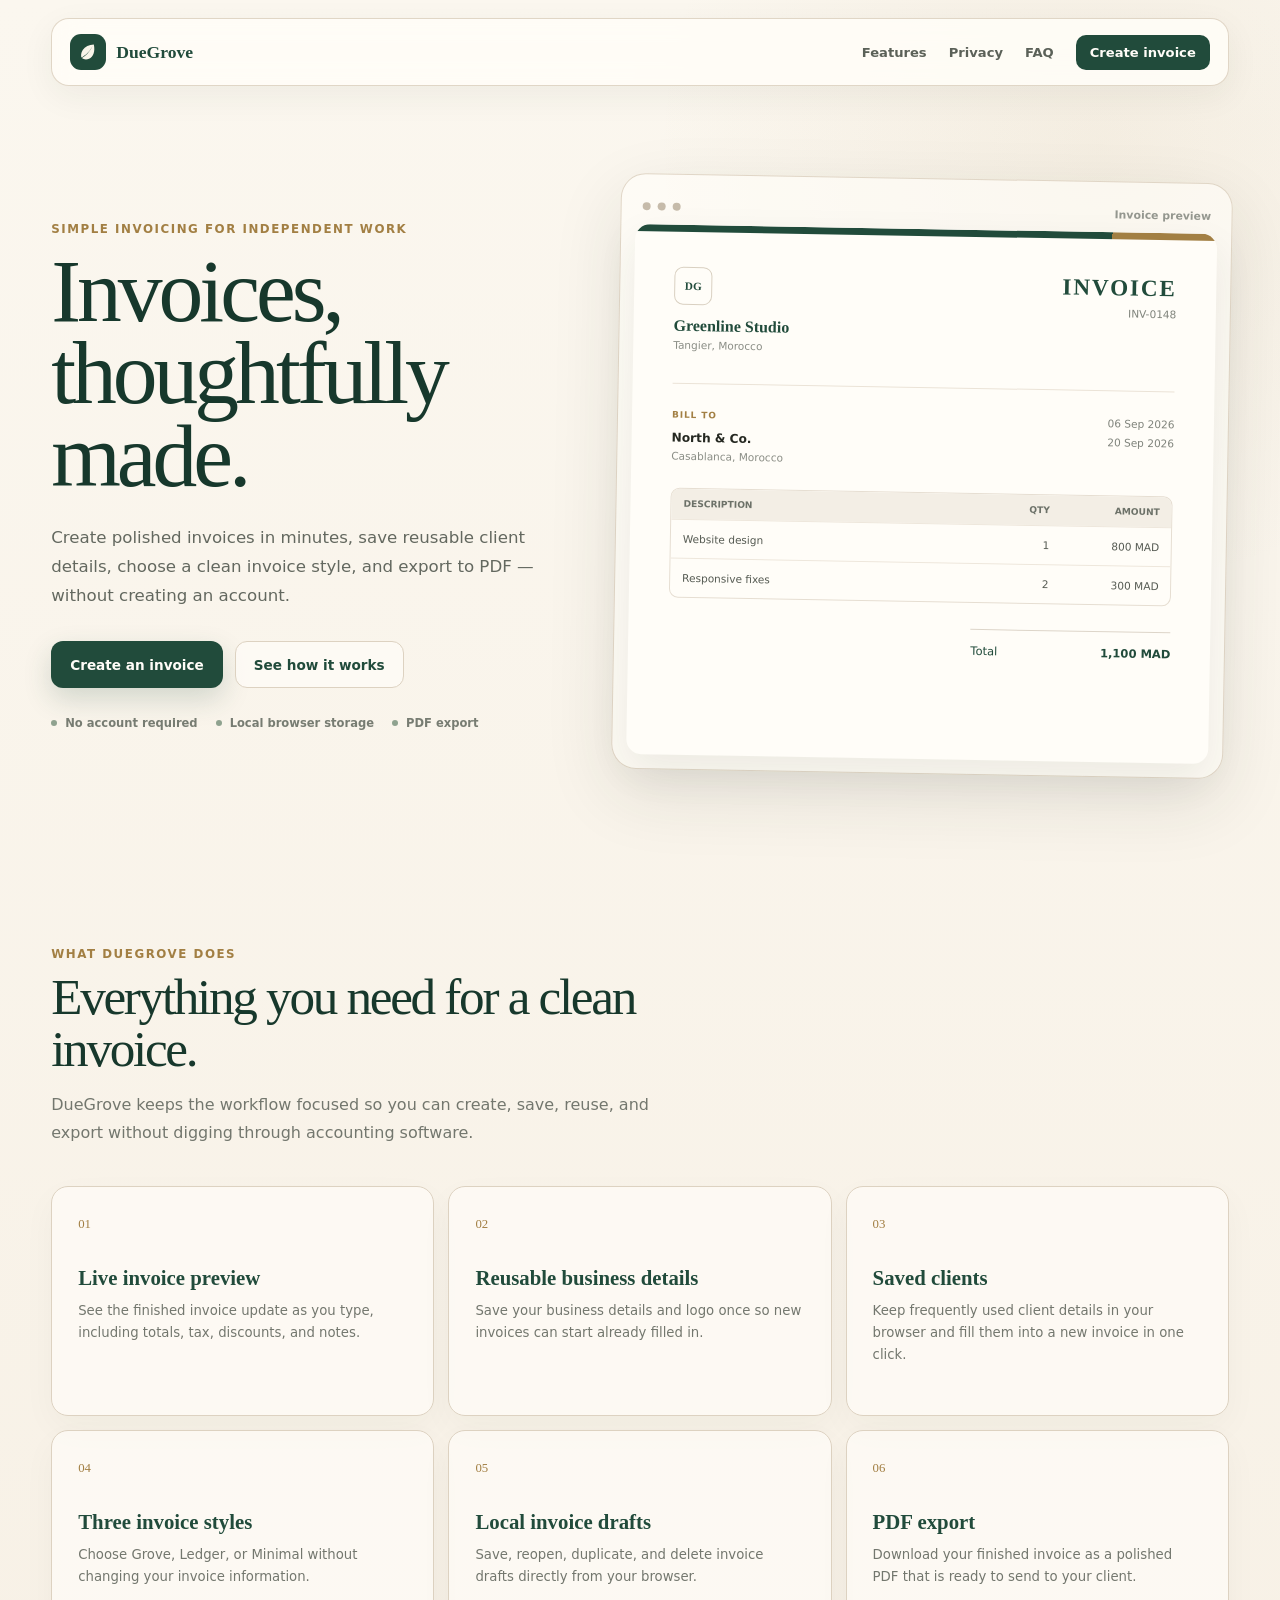
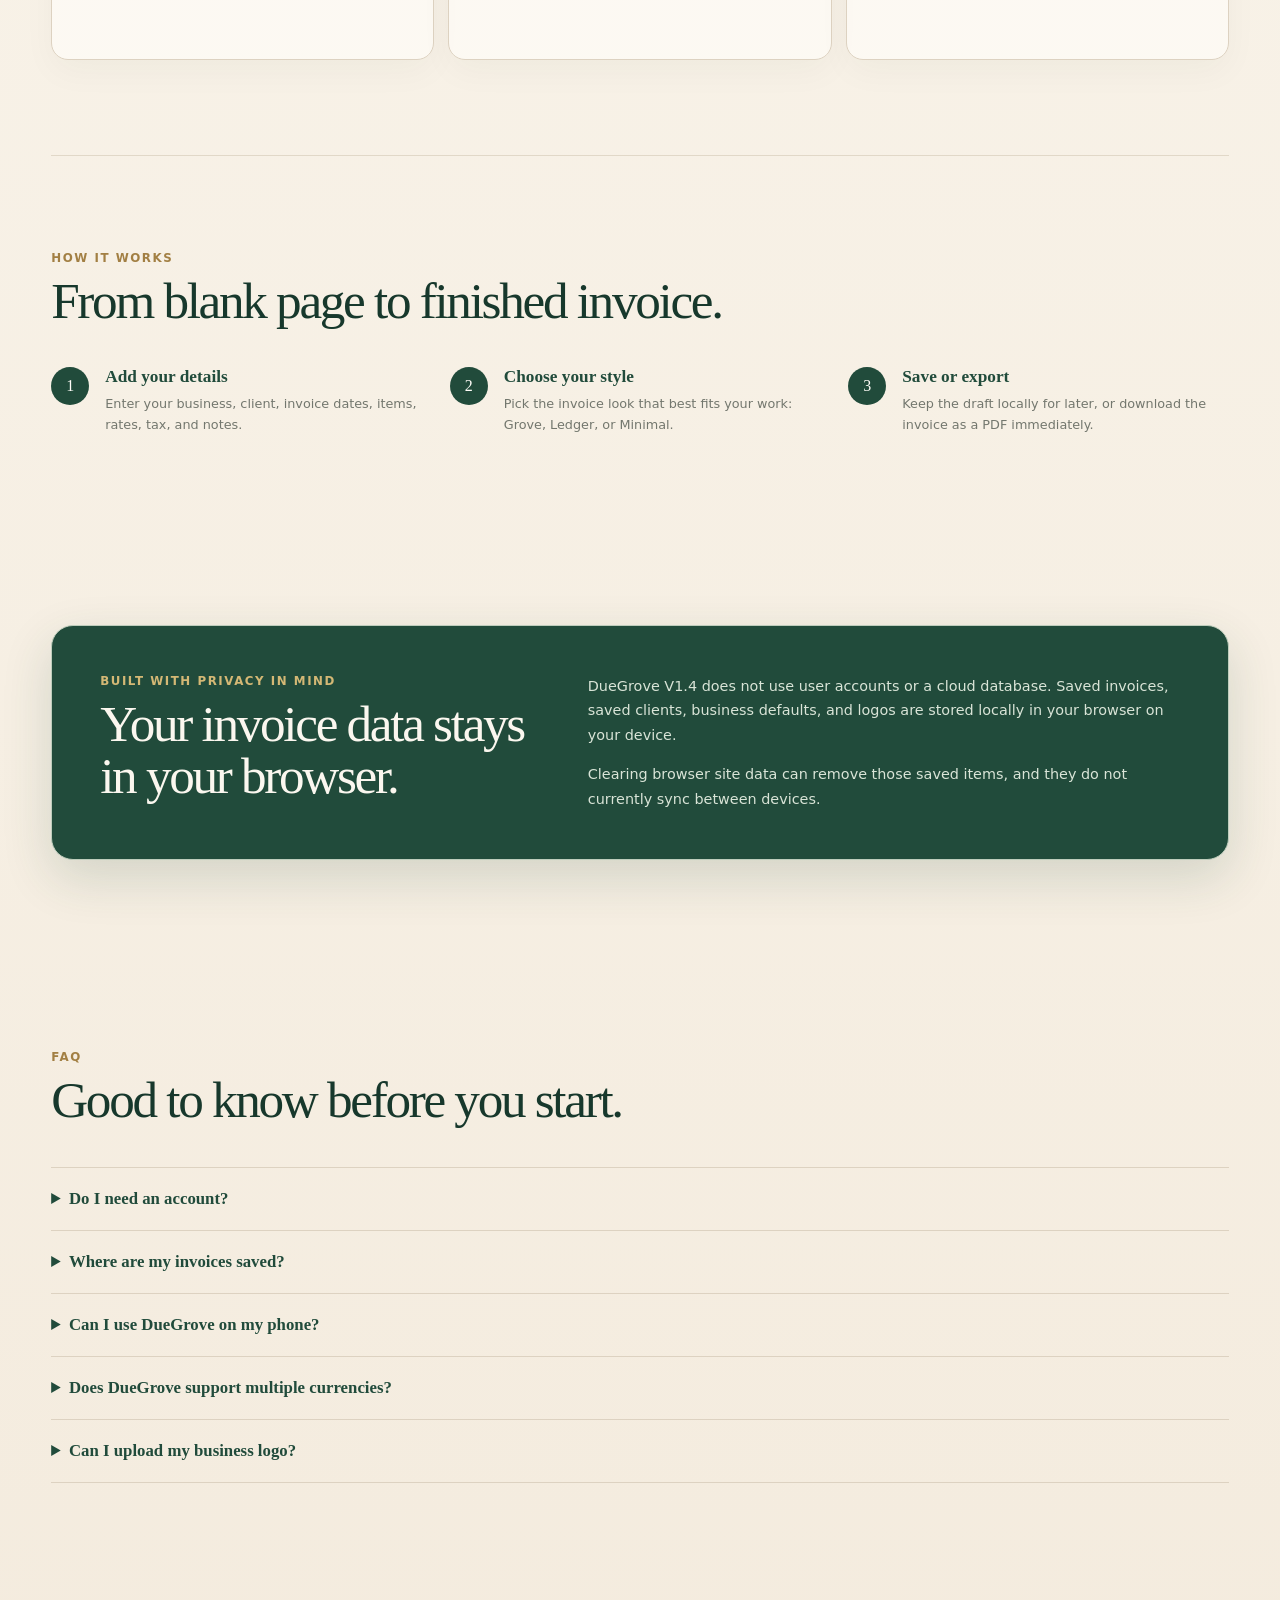
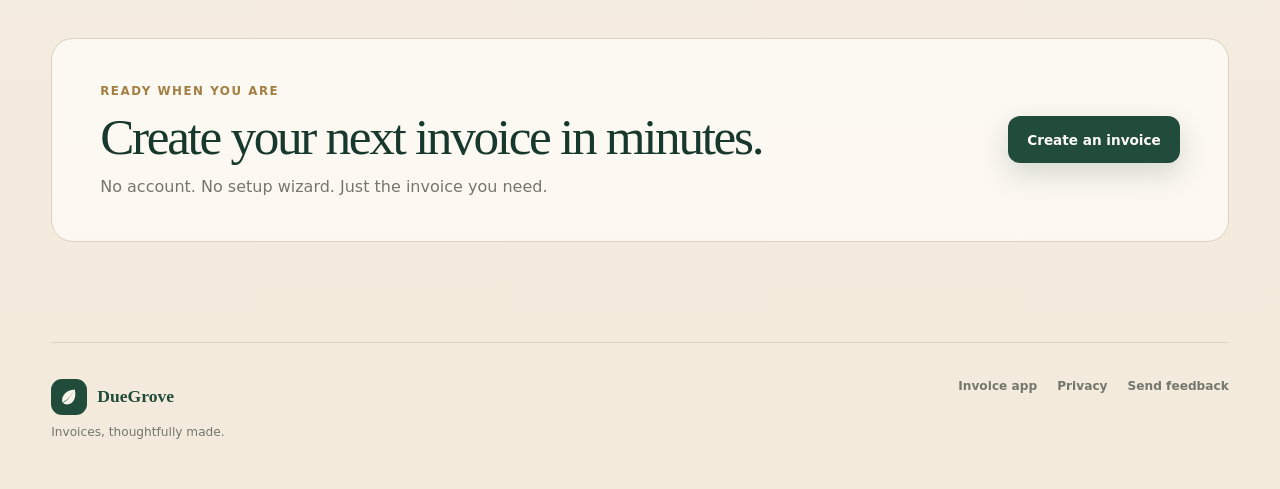
<file: index.html>
<!DOCTYPE html>
<html lang="en">
<head>
  <meta charset="UTF-8" />
  <meta name="viewport" content="width=device-width, initial-scale=1.0" />

  <title>DueGrove — Invoices, thoughtfully made.</title>
  <meta
    name="description"
    content="Create polished invoices in minutes with DueGrove. No account required. Your invoice data stays in your browser."
  />

  <meta name="theme-color" content="#214b3b" />
  <meta name="color-scheme" content="light" />

  <link rel="icon" href="favicon.svg" type="image/svg+xml" />
  <link rel="stylesheet" href="landing.css?v=1.4.2" />
</head>

<body>
  <header class="site-header">
    <a class="brand" href="#top" aria-label="DueGrove home">
      <span class="brand-mark" aria-hidden="true">
        <svg viewBox="0 0 48 48" role="img">
          <path d="M34.7 10.2C26.1 10.6 18.4 14 14.3 20.1c-3.7 5.5-3.2 11.3-2.6 14.1 3.7-1.8 7.8-4.7 11.4-8.3 4.4-4.4 7.6-9.3 9.4-13.4-1.8 4.6-5.2 10.1-10 15-3.2 3.2-6.6 5.8-9.8 7.7 3.1 2.4 8.1 3.5 13.2 1.3 8.1-3.4 11.7-13.8 8.8-26.3Z"/>
        </svg>
      </span>
      <span>DueGrove</span>
    </a>

    <nav class="nav-links" aria-label="Primary">
      <a href="#features">Features</a>
      <a href="#privacy">Privacy</a>
      <a href="#faq">FAQ</a>
      <a class="nav-cta" href="app/">Create invoice</a>
    </nav>
  </header>

  <main id="top">
    <section class="hero">
      <div class="hero-copy">
        <p class="eyebrow">Simple invoicing for independent work</p>
        <h1>Invoices, thoughtfully made.</h1>
        <p class="hero-text">
          Create polished invoices in minutes, save reusable client details,
          choose a clean invoice style, and export to PDF — without creating an account.
        </p>

        <div class="hero-actions">
          <a class="button button-primary" href="app/">Create an invoice</a>
          <a class="button button-secondary" href="#how-it-works">See how it works</a>
        </div>

        <div class="trust-row" aria-label="Product highlights">
          <span>No account required</span>
          <span>Local browser storage</span>
          <span>PDF export</span>
        </div>
      </div>

      <div class="hero-visual" aria-label="Invoice preview illustration">
        <div class="preview-window">
          <div class="preview-top">
            <span class="window-dot"></span>
            <span class="window-dot"></span>
            <span class="window-dot"></span>
            <span class="preview-label">Invoice preview</span>
          </div>

          <div class="invoice-card">
            <div class="invoice-accent"></div>

            <div class="invoice-card-head">
              <div>
                <div class="mini-logo">DG</div>
                <p class="invoice-name">Greenline Studio</p>
                <p class="invoice-muted">Tangier, Morocco</p>
              </div>

              <div class="invoice-heading">
                <strong>INVOICE</strong>
                <span>INV-0148</span>
              </div>
            </div>

            <div class="invoice-bill-row">
              <div>
                <span class="label">BILL TO</span>
                <strong>North & Co.</strong>
                <p>Casablanca, Morocco</p>
              </div>

              <div class="date-stack">
                <span>06 Sep 2026</span>
                <span>20 Sep 2026</span>
              </div>
            </div>

            <div class="mini-table">
              <div class="mini-table-head">
                <span>Description</span><span>Qty</span><span>Amount</span>
              </div>
              <div class="mini-table-row">
                <span>Website design</span><span>1</span><span>800 MAD</span>
              </div>
              <div class="mini-table-row">
                <span>Responsive fixes</span><span>2</span><span>300 MAD</span>
              </div>
            </div>

            <div class="invoice-total">
              <span>Total</span>
              <strong>1,100 MAD</strong>
            </div>
          </div>
        </div>
      </div>
    </section>

    <section class="section" id="features">
      <div class="section-heading">
        <p class="eyebrow">What DueGrove does</p>
        <h2>Everything you need for a clean invoice.</h2>
        <p>
          DueGrove keeps the workflow focused so you can create, save, reuse, and export without
          digging through accounting software.
        </p>
      </div>

      <div class="feature-grid">
        <article class="feature-card">
          <span class="feature-number">01</span>
          <h3>Live invoice preview</h3>
          <p>See the finished invoice update as you type, including totals, tax, discounts, and notes.</p>
        </article>

        <article class="feature-card">
          <span class="feature-number">02</span>
          <h3>Reusable business details</h3>
          <p>Save your business details and logo once so new invoices can start already filled in.</p>
        </article>

        <article class="feature-card">
          <span class="feature-number">03</span>
          <h3>Saved clients</h3>
          <p>Keep frequently used client details in your browser and fill them into a new invoice in one click.</p>
        </article>

        <article class="feature-card">
          <span class="feature-number">04</span>
          <h3>Three invoice styles</h3>
          <p>Choose Grove, Ledger, or Minimal without changing your invoice information.</p>
        </article>

        <article class="feature-card">
          <span class="feature-number">05</span>
          <h3>Local invoice drafts</h3>
          <p>Save, reopen, duplicate, and delete invoice drafts directly from your browser.</p>
        </article>

        <article class="feature-card">
          <span class="feature-number">06</span>
          <h3>PDF export</h3>
          <p>Download your finished invoice as a polished PDF that is ready to send to your client.</p>
        </article>
      </div>
    </section>

    <section class="section how-section" id="how-it-works">
      <div class="section-heading">
        <p class="eyebrow">How it works</p>
        <h2>From blank page to finished invoice.</h2>
      </div>

      <div class="steps">
        <div class="step">
          <span>1</span>
          <div>
            <h3>Add your details</h3>
            <p>Enter your business, client, invoice dates, items, rates, tax, and notes.</p>
          </div>
        </div>

        <div class="step">
          <span>2</span>
          <div>
            <h3>Choose your style</h3>
            <p>Pick the invoice look that best fits your work: Grove, Ledger, or Minimal.</p>
          </div>
        </div>

        <div class="step">
          <span>3</span>
          <div>
            <h3>Save or export</h3>
            <p>Keep the draft locally for later, or download the invoice as a PDF immediately.</p>
          </div>
        </div>
      </div>
    </section>

    <section class="section privacy-section" id="privacy">
      <div class="privacy-card">
        <div>
          <p class="eyebrow">Built with privacy in mind</p>
          <h2>Your invoice data stays in your browser.</h2>
        </div>

        <div class="privacy-copy">
          <p>
            DueGrove V1.4 does not use user accounts or a cloud database. Saved invoices,
            saved clients, business defaults, and logos are stored locally in your browser on your device.
          </p>
          <p>
            Clearing browser site data can remove those saved items, and they do not currently sync between devices.
          </p>
        </div>
      </div>
    </section>

    <section class="section faq-section" id="faq">
      <div class="section-heading">
        <p class="eyebrow">FAQ</p>
        <h2>Good to know before you start.</h2>
      </div>

      <div class="faq-list">
        <details>
          <summary>Do I need an account?</summary>
          <p>No. DueGrove currently works without signup or login.</p>
        </details>

        <details>
          <summary>Where are my invoices saved?</summary>
          <p>Saved drafts are stored in your browser's local storage on the device you are using.</p>
        </details>

        <details>
          <summary>Can I use DueGrove on my phone?</summary>
          <p>Yes. The builder is responsive and works on desktop, tablet, and mobile browsers.</p>
        </details>

        <details>
          <summary>Does DueGrove support multiple currencies?</summary>
          <p>Yes. The current version supports MAD, USD, EUR, GBP, and CAD.</p>
        </details>

        <details>
          <summary>Can I upload my business logo?</summary>
          <p>Yes. PNG, JPG, JPEG, and WebP logos can be added and included in the invoice.</p>
        </details>
      </div>
    </section>

    <section class="final-cta">
      <div>
        <p class="eyebrow">Ready when you are</p>
        <h2>Create your next invoice in minutes.</h2>
        <p>No account. No setup wizard. Just the invoice you need.</p>
      </div>

      <a class="button button-primary" href="app/">Create an invoice</a>
    </section>
  </main>

  <footer class="site-footer">
    <div>
      <a class="brand footer-brand" href="#top">
        <span class="brand-mark" aria-hidden="true">
          <svg viewBox="0 0 48 48" role="img">
            <path d="M34.7 10.2C26.1 10.6 18.4 14 14.3 20.1c-3.7 5.5-3.2 11.3-2.6 14.1 3.7-1.8 7.8-4.7 11.4-8.3 4.4-4.4 7.6-9.3 9.4-13.4-1.8 4.6-5.2 10.1-10 15-3.2 3.2-6.6 5.8-9.8 7.7 3.1 2.4 8.1 3.5 13.2 1.3 8.1-3.4 11.7-13.8 8.8-26.3Z"/>
          </svg>
        </span>
        <span>DueGrove</span>
      </a>

      <p>Invoices, thoughtfully made.</p>
    </div>

    <div class="footer-links">
      <a href="app/">Invoice app</a>
      <a href="#privacy">Privacy</a>
      <a
        href="https://github.com/Aemi17/duegrove/issues/new?title=DueGrove%20feedback"
        target="_blank"
        rel="noopener noreferrer"
      >Send feedback</a>
    </div>
  </footer>
</body>
</html>
</file>
<file: landing.css>
:root {
  --cream: #f3eadc;
  --cream-soft: #fbf7ef;
  --paper: #fffdf8;
  --green: #214b3b;
  --green-deep: #17382c;
  --green-soft: #dfe8df;
  --sage: #8fa28f;
  --gold: #a27f43;
  --ink: #252821;
  --muted: #73776e;
  --line: #ddd2c1;
  --shadow: 0 24px 70px rgba(38, 49, 38, 0.11);
}

* {
  box-sizing: border-box;
  margin: 0;
  padding: 0;
}

html {
  scroll-behavior: smooth;
}

body {
  min-height: 100vh;
  color: var(--ink);
  background:
    radial-gradient(circle at 86% 4%, rgba(163, 127, 67, 0.08), transparent 28rem),
    linear-gradient(180deg, var(--cream-soft), var(--cream));
  font-family: Inter, ui-sans-serif, system-ui, -apple-system, BlinkMacSystemFont, "Segoe UI", sans-serif;
}

a {
  color: inherit;
  text-decoration: none;
}

button,
input {
  font: inherit;
}

.site-header {
  position: sticky;
  top: 0;
  z-index: 20;
  width: min(1180px, 92vw);
  margin: 18px auto 0;
  min-height: 68px;
  padding: 0 18px;
  display: flex;
  align-items: center;
  justify-content: space-between;
  border: 1px solid rgba(221, 210, 193, 0.9);
  border-radius: 18px;
  background: rgba(255, 253, 248, 0.88);
  box-shadow: 0 10px 34px rgba(38, 49, 38, 0.06);
  backdrop-filter: blur(14px);
}

.brand {
  display: inline-flex;
  align-items: center;
  gap: 10px;
  color: var(--green);
  font-family: Georgia, "Times New Roman", serif;
  font-size: 1.1rem;
  font-weight: 700;
}

.brand-mark {
  width: 36px;
  height: 36px;
  display: grid;
  place-items: center;
  border-radius: 11px;
  color: #f9f4e9;
  background: var(--green);
}

.brand-mark svg {
  width: 26px;
  height: 26px;
  fill: currentColor;
}

.nav-links {
  display: flex;
  align-items: center;
  gap: 22px;
  color: #5b6158;
  font-size: 0.82rem;
  font-weight: 700;
}

.nav-links a:hover {
  color: var(--green);
}

.nav-cta {
  padding: 10px 14px;
  border-radius: 10px;
  color: #fffdf8 !important;
  background: var(--green);
}

main {
  width: min(1180px, 92vw);
  margin: 0 auto;
}

.hero {
  min-height: 710px;
  padding: 92px 0 78px;
  display: grid;
  grid-template-columns: minmax(0, 0.9fr) minmax(480px, 1.1fr);
  align-items: center;
  gap: 64px;
}

.eyebrow {
  color: var(--gold);
  font-size: 0.74rem;
  font-weight: 850;
  letter-spacing: 0.13em;
  text-transform: uppercase;
}

.hero h1,
.section-heading h2,
.privacy-card h2,
.final-cta h2 {
  font-family: Georgia, "Times New Roman", serif;
  font-weight: 500;
  color: var(--green-deep);
  letter-spacing: -0.045em;
}

.hero h1 {
  max-width: 650px;
  margin-top: 14px;
  font-size: clamp(3.5rem, 7vw, 6.8rem);
  line-height: 0.92;
}

.hero-text {
  max-width: 620px;
  margin-top: 26px;
  color: #63685f;
  font-size: 1.04rem;
  line-height: 1.75;
}

.hero-actions {
  margin-top: 31px;
  display: flex;
  gap: 12px;
  flex-wrap: wrap;
}

.button {
  min-height: 47px;
  padding: 0 18px;
  display: inline-flex;
  align-items: center;
  justify-content: center;
  border: 1px solid transparent;
  border-radius: 12px;
  font-size: 0.85rem;
  font-weight: 800;
  transition: transform .2s ease, box-shadow .2s ease, background .2s ease;
}

.button:hover {
  transform: translateY(-2px);
}

.button-primary {
  color: #fffdf8;
  background: var(--green);
  box-shadow: 0 11px 28px rgba(33, 75, 59, 0.18);
}

.button-primary:hover {
  background: var(--green-deep);
}

.button-secondary {
  border-color: var(--line);
  background: rgba(255, 253, 248, 0.72);
  color: var(--green);
}

.trust-row {
  margin-top: 28px;
  display: flex;
  gap: 10px 18px;
  flex-wrap: wrap;
  color: #777c72;
  font-size: 0.72rem;
  font-weight: 720;
}

.trust-row span {
  position: relative;
  padding-left: 14px;
}

.trust-row span::before {
  content: "";
  position: absolute;
  left: 0;
  top: 50%;
  width: 6px;
  height: 6px;
  transform: translateY(-50%);
  border-radius: 50%;
  background: var(--sage);
}

.preview-window {
  padding: 14px;
  border: 1px solid rgba(221, 210, 193, 0.9);
  border-radius: 25px;
  background: rgba(255, 253, 248, 0.62);
  box-shadow: var(--shadow);
  transform: rotate(1deg);
}

.preview-top {
  height: 36px;
  display: flex;
  align-items: center;
  gap: 7px;
  padding: 0 7px;
}

.window-dot {
  width: 8px;
  height: 8px;
  border-radius: 50%;
  background: #c6bbaa;
}

.preview-label {
  margin-left: auto;
  color: #94978f;
  font-size: 0.68rem;
  font-weight: 750;
}

.invoice-card {
  position: relative;
  min-height: 530px;
  padding: 42px 40px 34px;
  overflow: hidden;
  border-radius: 15px;
  background: #fffdf8;
  box-shadow: 0 16px 40px rgba(38, 49, 38, 0.08);
}

.invoice-accent {
  position: absolute;
  top: 0;
  left: 0;
  right: 0;
  height: 7px;
  background: linear-gradient(90deg, var(--green) 0 82%, var(--gold) 82% 100%);
}

.invoice-card-head,
.invoice-bill-row {
  display: flex;
  justify-content: space-between;
  gap: 24px;
}

.mini-logo {
  width: 38px;
  height: 38px;
  margin-bottom: 12px;
  display: grid;
  place-items: center;
  border: 1px solid #d9d0c1;
  border-radius: 9px;
  color: var(--green);
  font-family: Georgia, "Times New Roman", serif;
  font-size: 0.7rem;
  font-weight: 700;
}

.invoice-name {
  color: var(--green);
  font-family: Georgia, "Times New Roman", serif;
  font-weight: 700;
}

.invoice-muted,
.invoice-bill-row p {
  margin-top: 4px;
  color: #8a8d85;
  font-size: 0.66rem;
}

.invoice-heading {
  display: grid;
  align-content: start;
  justify-items: end;
  gap: 6px;
}

.invoice-heading strong {
  color: var(--green);
  font-family: Georgia, "Times New Roman", serif;
  font-size: 1.45rem;
  letter-spacing: .08em;
}

.invoice-heading span,
.date-stack span {
  color: #7f837b;
  font-size: 0.66rem;
}

.invoice-bill-row {
  margin-top: 32px;
  padding: 26px 0;
  border-top: 1px solid #ebe3d7;
}

.label {
  display: block;
  margin-bottom: 7px;
  color: var(--gold);
  font-size: 0.56rem;
  font-weight: 900;
  letter-spacing: .1em;
}

.invoice-bill-row strong {
  font-size: 0.76rem;
}

.date-stack {
  display: grid;
  align-content: start;
  gap: 7px;
  text-align: right;
}

.mini-table {
  overflow: hidden;
  border: 1px solid #e6ded2;
  border-radius: 9px;
}

.mini-table-head,
.mini-table-row {
  display: grid;
  grid-template-columns: 1fr 50px 100px;
  gap: 10px;
}

.mini-table-head {
  padding: 10px 12px;
  color: #6c7168;
  background: #f3eee5;
  font-size: 0.57rem;
  font-weight: 850;
  text-transform: uppercase;
}

.mini-table-row {
  padding: 13px 12px;
  border-top: 1px solid #eee7dc;
  color: #555a52;
  font-size: 0.66rem;
}

.mini-table-head span:not(:first-child),
.mini-table-row span:not(:first-child) {
  text-align: right;
}

.invoice-total {
  width: 200px;
  margin: 26px 0 0 auto;
  padding-top: 14px;
  display: flex;
  justify-content: space-between;
  border-top: 1px solid #ddd5c9;
  color: var(--green);
  font-size: 0.72rem;
}

.section {
  padding: 95px 0;
}

.section-heading {
  max-width: 720px;
  margin-bottom: 40px;
}

.section-heading h2 {
  margin-top: 10px;
  font-size: clamp(2.2rem, 4vw, 4rem);
  line-height: 1.02;
}

.section-heading > p:last-child {
  max-width: 640px;
  margin-top: 16px;
  color: var(--muted);
  line-height: 1.7;
}

.feature-grid {
  display: grid;
  grid-template-columns: repeat(3, 1fr);
  gap: 14px;
}

.feature-card {
  min-height: 230px;
  padding: 26px;
  border: 1px solid var(--line);
  border-radius: 17px;
  background: rgba(255, 253, 248, 0.7);
  box-shadow: 0 12px 34px rgba(38, 49, 38, 0.035);
}

.feature-number {
  color: var(--gold);
  font-family: Georgia, "Times New Roman", serif;
  font-size: 0.8rem;
}

.feature-card h3 {
  margin-top: 34px;
  color: var(--green);
  font-family: Georgia, "Times New Roman", serif;
  font-size: 1.3rem;
  font-weight: 600;
}

.feature-card p {
  margin-top: 10px;
  color: var(--muted);
  font-size: 0.83rem;
  line-height: 1.65;
}

.how-section {
  border-top: 1px solid rgba(221, 210, 193, 0.8);
}

.steps {
  display: grid;
  grid-template-columns: repeat(3, 1fr);
  gap: 18px;
}

.step {
  display: flex;
  gap: 16px;
  align-items: flex-start;
}

.step > span {
  width: 38px;
  height: 38px;
  flex: 0 0 auto;
  display: grid;
  place-items: center;
  border-radius: 50%;
  color: #fffdf8;
  background: var(--green);
  font-family: Georgia, "Times New Roman", serif;
}

.step h3 {
  color: var(--green);
  font-family: Georgia, "Times New Roman", serif;
  font-size: 1.08rem;
}

.step p {
  margin-top: 7px;
  color: var(--muted);
  font-size: 0.8rem;
  line-height: 1.6;
}

.privacy-card {
  padding: 48px;
  display: grid;
  grid-template-columns: 0.85fr 1.15fr;
  gap: 50px;
  border: 1px solid #becdbc;
  border-radius: 22px;
  color: #eaf1e7;
  background: var(--green);
  box-shadow: 0 18px 50px rgba(33, 75, 59, 0.16);
}

.privacy-card .eyebrow {
  color: #d4b875;
}

.privacy-card h2 {
  margin-top: 10px;
  color: #fbf7ef;
  font-size: clamp(2rem, 4vw, 3.5rem);
  line-height: 1.02;
}

.privacy-copy {
  display: grid;
  align-content: center;
  gap: 15px;
  color: #d9e4d7;
  font-size: 0.9rem;
  line-height: 1.7;
}

.faq-list {
  border-top: 1px solid var(--line);
}

.faq-list details {
  border-bottom: 1px solid var(--line);
}

.faq-list summary {
  padding: 21px 0;
  cursor: pointer;
  color: var(--green);
  font-family: Georgia, "Times New Roman", serif;
  font-size: 1.05rem;
  font-weight: 600;
}

.faq-list p {
  max-width: 750px;
  padding: 0 0 22px;
  color: var(--muted);
  font-size: 0.84rem;
  line-height: 1.65;
}

.final-cta {
  margin: 60px 0 100px;
  padding: 45px 48px;
  display: flex;
  align-items: center;
  justify-content: space-between;
  gap: 30px;
  border: 1px solid var(--line);
  border-radius: 22px;
  background: rgba(255, 253, 248, 0.75);
}

.final-cta h2 {
  margin-top: 9px;
  font-size: clamp(2rem, 4vw, 3.4rem);
}

.final-cta p:last-child {
  margin-top: 11px;
  color: var(--muted);
}

.site-footer {
  width: min(1180px, 92vw);
  margin: 0 auto;
  padding: 36px 0 50px;
  display: flex;
  justify-content: space-between;
  gap: 30px;
  border-top: 1px solid var(--line);
  color: var(--muted);
  font-size: 0.76rem;
}

.footer-brand {
  margin-bottom: 10px;
}

.footer-links {
  display: flex;
  gap: 20px;
  align-items: flex-start;
  font-weight: 750;
}

.footer-links a:hover {
  color: var(--green);
}

@media (max-width: 960px) {
  .hero {
    grid-template-columns: 1fr;
    padding-top: 70px;
  }

  .hero-copy {
    max-width: 760px;
  }

  .hero-visual {
    max-width: 760px;
    margin: 0 auto;
  }

  .feature-grid {
    grid-template-columns: repeat(2, 1fr);
  }

  .privacy-card {
    grid-template-columns: 1fr;
  }
}

@media (max-width: 720px) {
  .site-header {
    width: 94vw;
    margin-top: 10px;
  }

  .nav-links > a:not(.nav-cta) {
    display: none;
  }

  main {
    width: 92vw;
  }

  .hero {
    min-height: auto;
    padding: 64px 0;
    gap: 44px;
  }

  .hero h1 {
    font-size: clamp(3.4rem, 17vw, 5.2rem);
  }

  .hero-visual {
    width: 100%;
    max-width: 100%;
    overflow: hidden;
  }

  .preview-window {
    width: 100%;
    padding: 8px;
    border-radius: 18px;
    transform: none;
  }

  .invoice-card {
    width: 100%;
    min-width: 0;
    min-height: 420px;
    padding: 30px 22px 26px;
  }

  .invoice-card-head,
  .invoice-bill-row {
    gap: 14px;
  }

  .invoice-heading strong {
    font-size: 1.15rem;
  }

  .mini-table-head,
  .mini-table-row {
    grid-template-columns: minmax(0, 1fr) 38px 82px;
    gap: 6px;
  }

  .mini-table-head,
  .mini-table-row {
    padding-left: 9px;
    padding-right: 9px;
  }

  .invoice-total {
    width: 165px;
  }

  .feature-grid,
  .steps {
    grid-template-columns: 1fr;
  }

  .feature-card {
    min-height: 190px;
  }

  .privacy-card,
  .final-cta {
    padding: 30px;
  }

  .final-cta,
  .site-footer {
    align-items: flex-start;
    flex-direction: column;
  }
}

@media (max-width: 480px) {
  .brand-mark {
    width: 33px;
    height: 33px;
  }

  .nav-cta {
    padding: 9px 11px;
    font-size: 0.74rem;
  }

  .hero-actions {
    display: grid;
  }

  .button {
    width: 100%;
  }

  .section {
    padding: 72px 0;
  }

  .privacy-card {
    border-radius: 18px;
  }

  .footer-links {
    flex-wrap: wrap;
  }
}
</file>
